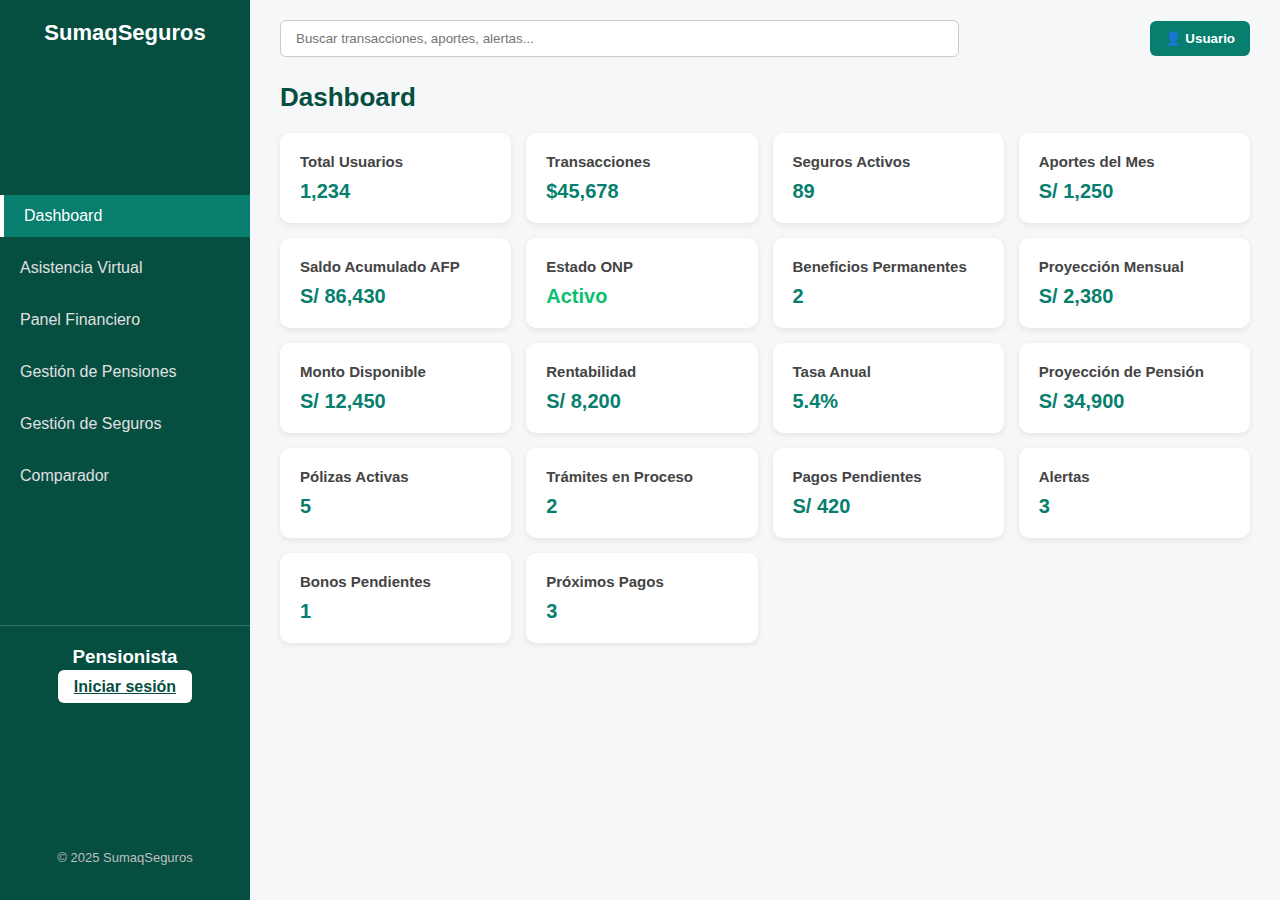
<file: index.html>
<!DOCTYPE html>
<html lang="es">
<head>
  <meta charset="UTF-8">
  <meta name="viewport" content="width=device-width, initial-scale=1.0">
  <title>SumaqSeguros - Dashboard</title>
  <link rel="stylesheet" href="ESTILOS/E1.css">
</head>
<body>
  <div class="container">
    <!-- Barra lateral -->
    <aside class="sidebar">
      <h2 class="logo">SumaqSeguros</h2>
      <nav class="menu">
        <ul>
          <li><a href="#" class="active">Dashboard</a></li>
          <li><a href="#">Asistencia Virtual</a></li>
          <li><a href="financiero.html">Panel Financiero</a></li>
          <li><a href="pensiones.html">Gestión de Pensiones</a></li>
          <li><a href="seguros.html">Gestión de Seguros</a></li>
          <li><a href="comparador.html">Comparador</a></li>
        </ul>
      </nav>

      <div class="login-section">
        <h3>Pensionista</h3>
        <a href="login.html" class="login-btn">Iniciar sesión</a>
        </div>


      <footer>
        <p>© 2025 SumaqSeguros</p>
      </footer>
    </aside>

    <!-- Contenido principal -->
    <main class="main-content">
      <header class="header">
        <input type="text" placeholder="Buscar transacciones, aportes, alertas...">
        <button class="user-btn">👤 Usuario</button>
      </header>

      <section class="dashboard">
        <h1>Dashboard</h1>

        <div class="cards">
          <div class="card"><h3>Total Usuarios</h3><p>1,234</p></div>
          <div class="card"><h3>Transacciones</h3><p>$45,678</p></div>
          <div class="card"><h3>Seguros Activos</h3><p>89</p></div>
          <div class="card"><h3>Aportes del Mes</h3><p>S/ 1,250</p></div>
          <div class="card"><h3>Saldo Acumulado AFP</h3><p>S/ 86,430</p></div>
          <div class="card"><h3>Estado ONP</h3><p class="activo">Activo</p></div>
          <div class="card"><h3>Beneficios Permanentes</h3><p>2</p></div>
          <div class="card"><h3>Proyección Mensual</h3><p>S/ 2,380</p></div>
          <div class="card"><h3>Monto Disponible</h3><p>S/ 12,450</p></div>
          <div class="card"><h3>Rentabilidad</h3><p>S/ 8,200</p></div>
          <div class="card"><h3>Tasa Anual</h3><p>5.4%</p></div>
          <div class="card"><h3>Proyección de Pensión</h3><p>S/ 34,900</p></div>
          <div class="card"><h3>Pólizas Activas</h3><p>5</p></div>
          <div class="card"><h3>Trámites en Proceso</h3><p>2</p></div>
          <div class="card"><h3>Pagos Pendientes</h3><p>S/ 420</p></div>
          <div class="card"><h3>Alertas</h3><p>3</p></div>
          <div class="card"><h3>Bonos Pendientes</h3><p>1</p></div>
          <div class="card"><h3>Próximos Pagos</h3><p>3</p></div>
        </div>
      </section>
    </main>
  </div>
</body>
</html>
</file>
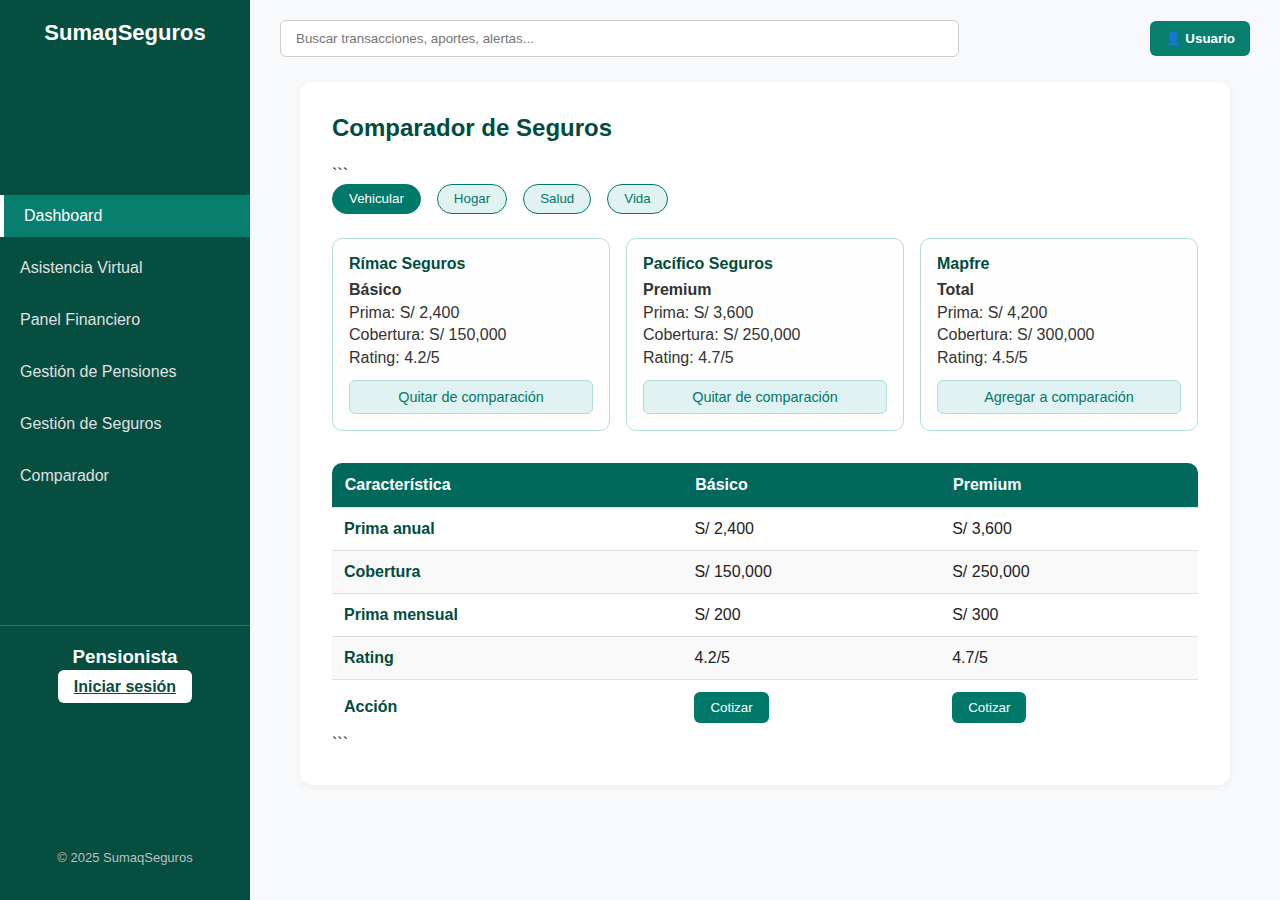
<file: comparador.html>
<!DOCTYPE html>
<html lang="es">
<head>
  <meta charset="UTF-8">
  <meta name="viewport" content="width=device-width, initial-scale=1.0">
  <title>SumaqSeguros - Comparador</title>
  <link rel="stylesheet" href="ESTILOS/E1.css">
</head>
<body>
  <div class="container">
    <!-- Barra lateral -->
    <aside class="sidebar">
      <h2 class="logo">SumaqSeguros</h2>
      <nav class="menu">
        <ul>
          <li><a href="#" class="active">Dashboard</a></li>
          <li><a href="#">Asistencia Virtual</a></li>
          <li><a href="financiero.html">Panel Financiero</a></li>
          <li><a href="pensiones.html">Gestión de Pensiones</a></li>
          <li><a href="seguros.html">Gestión de Seguros</a></li>
          <li><a href="comparador.html">Comparador</a></li>
        </ul>
      </nav>

      <div class="login-section">
        <h3>Pensionista</h3>
        <a href="login.html" class="login-btn">Iniciar sesión</a>
        </div>


      <footer>
        <p>© 2025 SumaqSeguros</p>
      </footer>
    </aside>

    <!-- Contenido principal -->
    <main class="main-content">
      <header class="header">
        <input type="text" placeholder="Buscar transacciones, aportes, alertas...">
        <button class="user-btn">👤 Usuario</button>
      </header>






      <!DOCTYPE html>

<html lang="es">
<head>
<meta charset="UTF-8">
<meta name="viewport" content="width=device-width, initial-scale=1.0">
<title>Comparador de Seguros</title>

<style>
  body {
    font-family: "Segoe UI", sans-serif;
    background-color: #f8f9fa;
    margin: 0;
    padding: 0;
  }

  .comparador-seguros {
    padding: 2rem;
    background-color: #fff;
    border-radius: 12px;
    margin: 20px;
    box-shadow: 0 2px 8px rgba(0,0,0,0.05);
  }

  .comparador-seguros h2 {
    color: #004d40;
    margin-bottom: 1.5rem;
  }

  /* Categorías */
  .categorias {
    display: flex;
    gap: 1rem;
    margin-bottom: 1.5rem;
  }

  .boton-categoria {
    background-color: #e0f2f1;
    border: 1px solid #00796b;
    color: #00796b;
    padding: 0.4rem 1rem;
    border-radius: 20px;
    cursor: pointer;
    transition: 0.3s;
  }

  .boton-categoria.activo {
    background-color: #00796b;
    color: #fff;
  }

  .boton-categoria:hover {
    background-color: #00695c;
    color: #fff;
  }

  /* Tarjetas */
  .contenedor-planes {
    display: flex;
    flex-wrap: wrap;
    gap: 1rem;
    margin-bottom: 2rem;
  }

  .tarjeta-plan {
    flex: 1;
    min-width: 250px;
    border: 1px solid #b2dfdb;
    border-radius: 10px;
    padding: 1rem;
    background-color: #fefefe;
    transition: 0.3s;
  }

  .tarjeta-plan:hover {
    box-shadow: 0 2px 6px rgba(0,0,0,0.08);
  }

  .tarjeta-plan h4 {
    color: #004d40;
    margin-bottom: 0.5rem;
  }

  .tarjeta-plan p {
    margin: 0.3rem 0;
    color: #333;
  }

  .boton-comparar {
    display: block;
    width: 100%;
    background-color: #e0f2f1;
    color: #00796b;
    border: 1px solid #b2dfdb;
    border-radius: 6px;
    padding: 0.5rem;
    margin-top: 0.8rem;
    cursor: pointer;
    font-size: 0.9rem;
    transition: 0.3s;
  }

  .boton-comparar:hover {
    background-color: #00796b;
    color: white;
  }

  /* Tabla comparativa */
  .tabla-comparativa {
    width: 100%;
    border-collapse: collapse;
    background-color: #fff;
    border-radius: 10px;
    overflow: hidden;
  }

  .tabla-comparativa th {
    background-color: #00695c;
    color: #fff;
    text-align: left;
    padding: 0.8rem;
  }

  .tabla-comparativa td {
    border-top: 1px solid #e0e0e0;
    padding: 0.75rem;
  }

  .tabla-comparativa tr:nth-child(even) {
    background-color: #f9f9f9;
  }

  .tabla-comparativa .celda-titulo {
    font-weight: bold;
    color: #004d40;
  }

  .boton-cotizar {
    background-color: #00796b;
    color: #fff;
    border: none;
    padding: 0.5rem 1rem;
    border-radius: 6px;
    cursor: pointer;
    transition: 0.3s;
  }

  .boton-cotizar:hover {
    background-color: #004d40;
  }

  @media (max-width: 768px) {
    .contenedor-planes {
      flex-direction: column;
    }

    .tabla-comparativa th, .tabla-comparativa td {
      font-size: 0.9rem;
    }
  }
</style>

</head>

<body>

  <div class="comparador-seguros">
    <h2>Comparador de Seguros</h2>

```
<!-- Categorías -->
<div class="categorias">
  <button class="boton-categoria activo">Vehicular</button>
  <button class="boton-categoria">Hogar</button>
  <button class="boton-categoria">Salud</button>
  <button class="boton-categoria">Vida</button>
</div>

<!-- Tarjetas de planes -->
<div class="contenedor-planes">
  <div class="tarjeta-plan">
    <h4>Rímac Seguros</h4>
    <p><strong>Básico</strong></p>
    <p>Prima: S/ 2,400</p>
    <p>Cobertura: S/ 150,000</p>
    <p>Rating: 4.2/5</p>
    <button class="boton-comparar" onclick="quitarComparacion('Rímac')">Quitar de comparación</button>
  </div>

  <div class="tarjeta-plan">
    <h4>Pacífico Seguros</h4>
    <p><strong>Premium</strong></p>
    <p>Prima: S/ 3,600</p>
    <p>Cobertura: S/ 250,000</p>
    <p>Rating: 4.7/5</p>
    <button class="boton-comparar" onclick="quitarComparacion('Pacífico')">Quitar de comparación</button>
  </div>

  <div class="tarjeta-plan">
    <h4>Mapfre</h4>
    <p><strong>Total</strong></p>
    <p>Prima: S/ 4,200</p>
    <p>Cobertura: S/ 300,000</p>
    <p>Rating: 4.5/5</p>
    <button class="boton-comparar" onclick="agregarComparacion('Mapfre')">Agregar a comparación</button>
  </div>
</div>

<!-- Tabla comparativa -->
<table class="tabla-comparativa">
  <thead>
    <tr>
      <th>Característica</th>
      <th>Básico</th>
      <th>Premium</th>
    </tr>
  </thead>
  <tbody>
    <tr>
      <td class="celda-titulo">Prima anual</td>
      <td>S/ 2,400</td>
      <td>S/ 3,600</td>
    </tr>
    <tr>
      <td class="celda-titulo">Cobertura</td>
      <td>S/ 150,000</td>
      <td>S/ 250,000</td>
    </tr>
    <tr>
      <td class="celda-titulo">Prima mensual</td>
      <td>S/ 200</td>
      <td>S/ 300</td>
    </tr>
    <tr>
      <td class="celda-titulo">Rating</td>
      <td>4.2/5</td>
      <td>4.7/5</td>
    </tr>
    <tr>
      <td class="celda-titulo">Acción</td>
      <td><button class="boton-cotizar" onclick="cotizar('Básico')">Cotizar</button></td>
      <td><button class="boton-cotizar" onclick="cotizar('Premium')">Cotizar</button></td>
    </tr>
  </tbody>
</table>
```

  </div>

  <script>
    // Simulación de funciones dinámicas
    function quitarComparacion(nombre) {
      alert(`Has quitado ${nombre} de la comparación.`);
    }

    function agregarComparacion(nombre) {
      alert(`Has agregado ${nombre} a la comparación.`);
    }

    function cotizar(plan) {
      alert(`Cotización solicitada para el plan ${plan}.`);
    }
  </script>

</body>
</html>
</file>
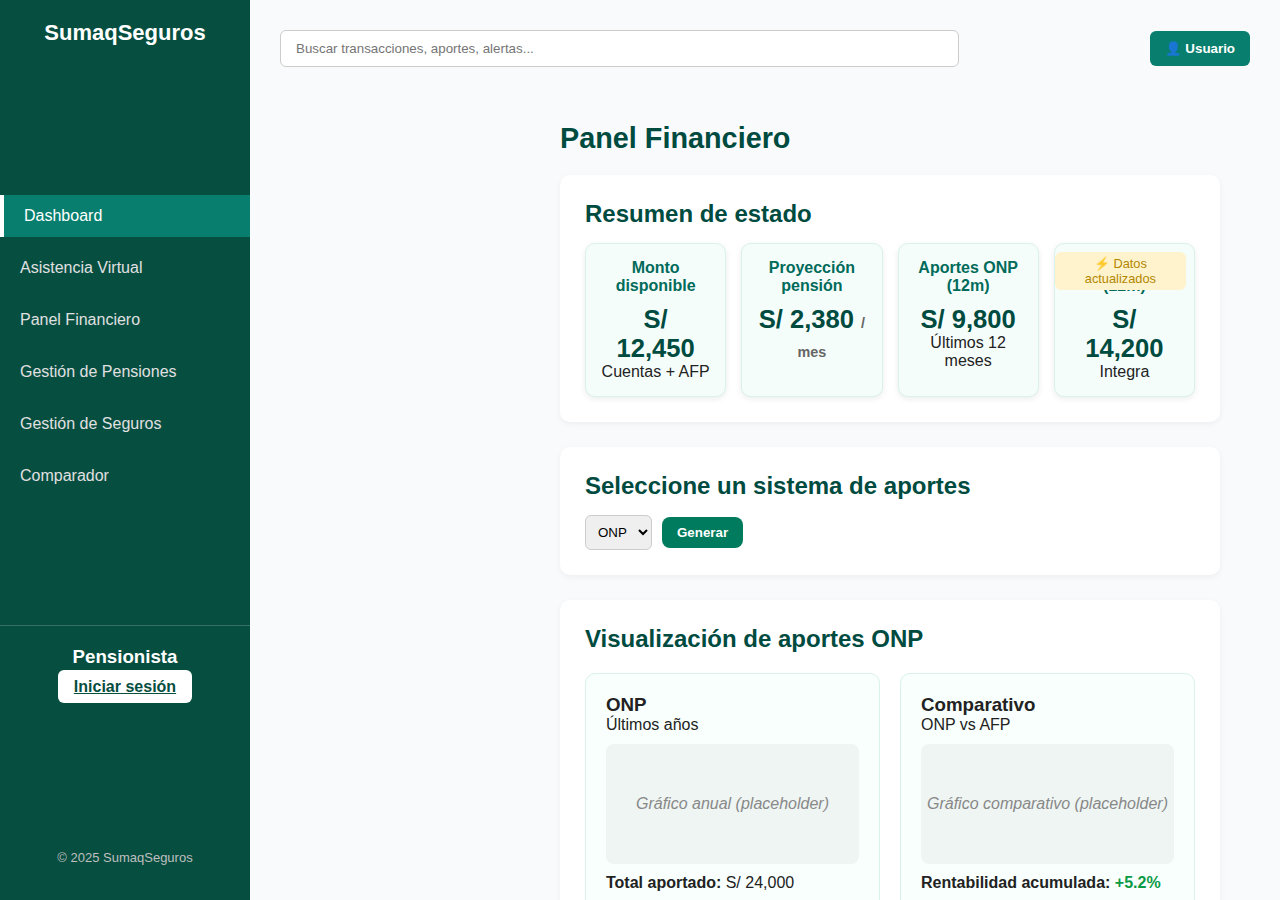
<file: financiero.html>
<!DOCTYPE html>
<html lang="es">
<head>
  <meta charset="UTF-8">
  <meta name="viewport" content="width=device-width, initial-scale=1.0">
  <title>SumaqSeguros - Financiero</title>
  <link rel="stylesheet" href="ESTILOS/E1.css">
  <link rel="stylesheet" href="ESTILOS/E3.css">
</head>
<body>
  <div class="container">
    <!-- Barra lateral -->
    <aside class="sidebar">
      <h2 class="logo">SumaqSeguros</h2>
      <nav class="menu">
        <ul>
          <li><a href="index.html" class="active">Dashboard</a></li>
          <li><a href="#">Asistencia Virtual</a></li>
          <li><a href="financiero.html">Panel Financiero</a></li>
          <li><a href="pensiones.html">Gestión de Pensiones</a></li>
          <li><a href="seguros.html">Gestión de Seguros</a></li>
          <li><a href="comparador.html">Comparador</a></li>
        </ul>
      </nav>

      <div class="login-section">
        <h3>Pensionista</h3>
        <a href="login.html" class="login-btn">Iniciar sesión</a>
        </div>


      <footer>
        <p>© 2025 SumaqSeguros</p>
      </footer>
    </aside>

    <!-- Contenido principal -->
    <main class="main-content">
      <header class="header">
        <input type="text" placeholder="Buscar transacciones, aportes, alertas...">
        <button class="user-btn">👤 Usuario</button>
      </header>





<main class="main-content">
  <h1>Panel Financiero</h1>

  <section class="financial-summary">
    <h2>Resumen de estado</h2>
    <div class="summary-cards">
      <div class="card">
        <h3>Monto disponible</h3>
        <p class="amount">S/ 12,450</p>
        <span>Cuentas + AFP</span>
      </div>
      <div class="card">
        <h3>Proyección pensión</h3>
        <p class="amount">S/ 2,380 <span class="unit">/ mes</span></p>
      </div>
      <div class="card">
        <h3>Aportes ONP (12m)</h3>
        <p class="amount">S/ 9,800</p>
        <span>Últimos 12 meses</span>
      </div>
      <div class="card">
        <h3>Aportes AFP (12m)</h3>
        <p class="amount">S/ 14,200</p>
        <span>Integra</span>
        <div class="update-tag">⚡ Datos actualizados</div>
      </div>
    </div>
  </section>

  <section class="aporte-selector">
    <h2>Seleccione un sistema de aportes</h2>
    <div class="selector-box">
      <select id="aporteSelect">
        <option>ONP</option>
        <option>AFP</option>
      </select>
      <button class="btn-generate">Generar</button>
    </div>
  </section>

  <section class="aporte-visualization">
    <h2>Visualización de aportes ONP</h2>
    <div class="charts-container">
      <div class="chart-card">
        <h3>ONP</h3>
        <p>Últimos años</p>
        <div class="chart-placeholder">Gráfico anual (placeholder)</div>
        <p><strong>Total aportado:</strong> S/ 24,000</p>
      </div>
      <div class="chart-card">
        <h3>Comparativo</h3>
        <p>ONP vs AFP</p>
        <div class="chart-placeholder">Gráfico comparativo (placeholder)</div>
        <p><strong>Rentabilidad acumulada:</strong> <span class="positive">+5.2%</span></p>
      </div>
    </div>
    <button class="btn-export">⬇ Exportar</button>
  </section>
</main>




      </body>
</html>
</file>
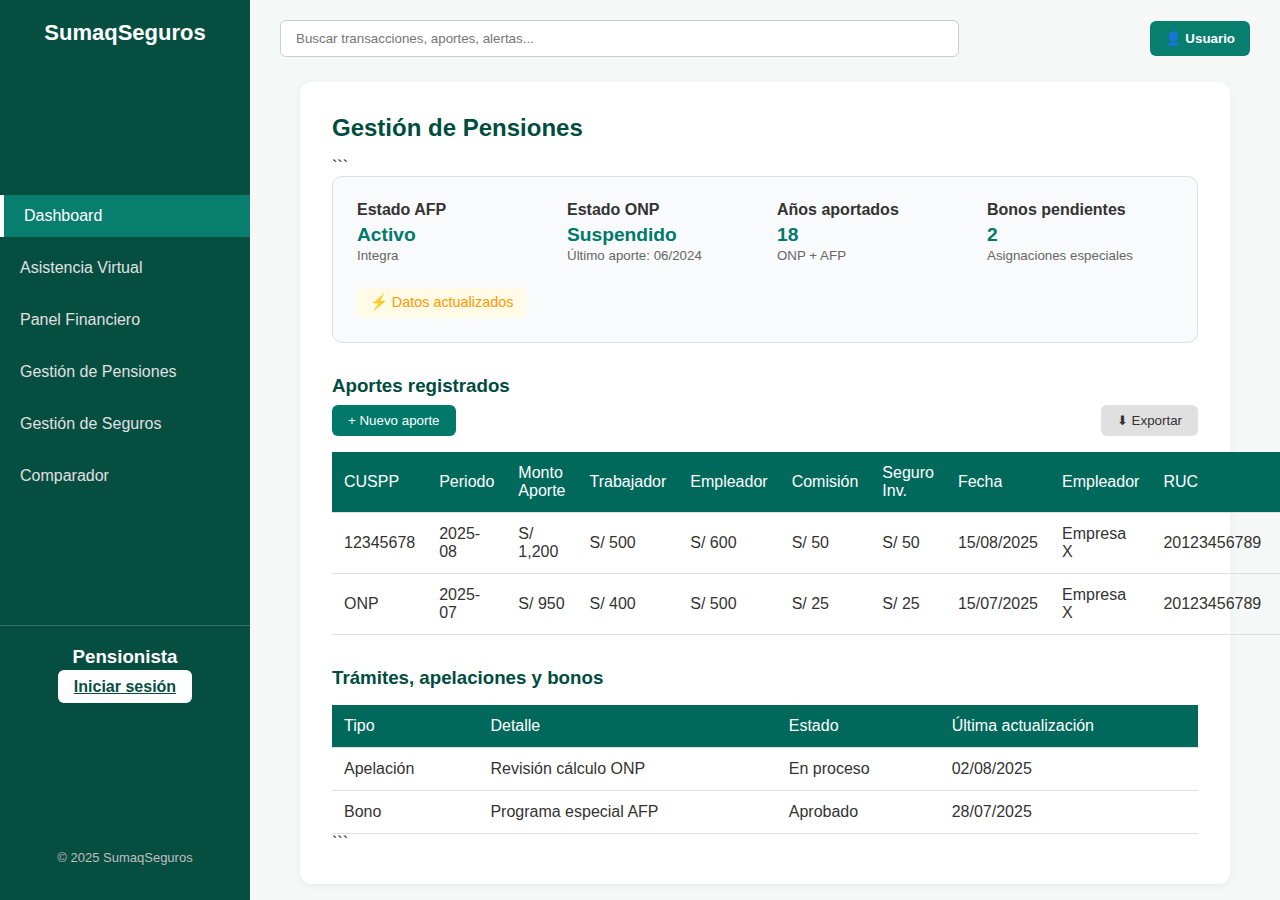
<file: pensiones.html>
<!DOCTYPE html>
<html lang="es">
<head>
  <meta charset="UTF-8">
  <meta name="viewport" content="width=device-width, initial-scale=1.0">
  <title>SumaqSeguros - Pensiones</title>
  <link rel="stylesheet" href="ESTILOS/E1.css">
</head>
<body>
  <div class="container">
    <!-- Barra lateral -->
    <aside class="sidebar">
      <h2 class="logo">SumaqSeguros</h2>
      <nav class="menu">
        <ul>
          <li><a href="index.html" class="active">Dashboard</a></li>
          <li><a href="#">Asistencia Virtual</a></li>
          <li><a href="financiero.html">Panel Financiero</a></li>
          <li><a href="pensiones.html">Gestión de Pensiones</a></li>
          <li><a href="seguros.html">Gestión de Seguros</a></li>
          <li><a href="comparador.html">Comparador</a></li>
        </ul>
      </nav>

      <div class="login-section">
        <h3>Pensionista</h3>
        <a href="login.html" class="login-btn">Iniciar sesión</a>
        </div>


      <footer>
        <p>© 2025 SumaqSeguros</p>
      </footer>
    </aside>

    <!-- Contenido principal -->
    <main class="main-content">
      <header class="header">
        <input type="text" placeholder="Buscar transacciones, aportes, alertas...">
        <button class="user-btn">👤 Usuario</button>
      </header>


<style>
  body {
    font-family: "Segoe UI", sans-serif;
    background-color: #f6f8f7;
    margin: 0;
    padding: 0;
  }

  .contenido-principal {
    padding: 2rem;
    background-color: #fff;
    border-radius: 12px;
    margin: 20px;
    box-shadow: 0 2px 8px rgba(0,0,0,0.05);
  }

  .contenido-principal h2 {
    color: #004d40;
    margin-bottom: 1rem;
  }

  /* Resumen administrativo */
  .resumen-administrativo {
    display: flex;
    flex-wrap: wrap;
    gap: 1.5rem;
    justify-content: space-between;
    background-color: #f9fafb;
    border: 1px solid #e0e0e0;
    border-radius: 10px;
    padding: 1.5rem;
  }

  .bloque-resumen {
    flex: 1;
    min-width: 180px;
  }

  .bloque-resumen h3 {
    margin: 0;
    font-size: 1rem;
    color: #333;
  }

  .bloque-resumen p {
    font-size: 1.2rem;
    font-weight: bold;
    margin: 5px 0 0;
    color: #00796b;
  }

  .bloque-resumen small {
    color: #666;
  }

  .estado-datos {
    background: #fffbe6;
    color: #ff9800;
    padding: 0.4rem 0.8rem;
    border-radius: 6px;
    font-size: 0.9rem;
    align-self: center;
  }

  /* Tablas */
  table {
    width: 100%;
    border-collapse: collapse;
    margin-top: 1rem;
  }

  th, td {
    padding: 0.75rem;
    text-align: left;
    border-bottom: 1px solid #e0e0e0;
  }

  th {
    background-color: #00695c;
    color: white;
    font-weight: 500;
  }

  td {
    color: #333;
  }

  .acciones-tabla {
    display: flex;
    justify-content: space-between;
    margin-top: 0.5rem;
  }

  .boton {
    background-color: #00796b;
    color: white;
    border: none;
    padding: 0.5rem 1rem;
    border-radius: 6px;
    cursor: pointer;
    transition: 0.3s;
  }

  .boton:hover {
    background-color: #00695c;
  }

  .boton-secundario {
    background-color: #e0e0e0;
    color: #333;
  }

  /* Secciones */
  .subseccion {
    margin-top: 2rem;
  }

  .subseccion h3 {
    color: #004d40;
    margin-bottom: 0.5rem;
  }

  @media (max-width: 768px) {
    .resumen-administrativo {
      flex-direction: column;
    }
  }
</style>

</head>

<body>
  <div class="contenido-principal">
    <h2>Gestión de Pensiones</h2>

```
<!-- Resumen administrativo -->
<section class="resumen-administrativo">
  <div class="bloque-resumen">
    <h3>Estado AFP</h3>
    <p>Activo</p>
    <small>Integra</small>
  </div>

  <div class="bloque-resumen">
    <h3>Estado ONP</h3>
    <p>Suspendido</p>
    <small>Último aporte: 06/2024</small>
  </div>

  <div class="bloque-resumen">
    <h3>Años aportados</h3>
    <p>18</p>
    <small>ONP + AFP</small>
  </div>

  <div class="bloque-resumen">
    <h3>Bonos pendientes</h3>
    <p>2</p>
    <small>Asignaciones especiales</small>
  </div>

  <div class="estado-datos">⚡ Datos actualizados</div>
</section>

<!-- Tabla de aportes -->
<section class="subseccion">
  <h3>Aportes registrados</h3>

  <div class="acciones-tabla">
    <button class="boton">+ Nuevo aporte</button>
    <button class="boton boton-secundario">⬇ Exportar</button>
  </div>

  <table>
    <thead>
      <tr>
        <th>CUSPP</th>
        <th>Periodo</th>
        <th>Monto Aporte</th>
        <th>Trabajador</th>
        <th>Empleador</th>
        <th>Comisión</th>
        <th>Seguro Inv.</th>
        <th>Fecha</th>
        <th>Empleador</th>
        <th>RUC</th>
        <th>Salario</th>
        <th>Días</th>
        <th>Observaciones</th>
      </tr>
    </thead>
    <tbody>
      <tr>
        <td>12345678</td>
        <td>2025-08</td>
        <td>S/ 1,200</td>
        <td>S/ 500</td>
        <td>S/ 600</td>
        <td>S/ 50</td>
        <td>S/ 50</td>
        <td>15/08/2025</td>
        <td>Empresa X</td>
        <td>20123456789</td>
        <td>S/ 2,500</td>
        <td>30</td>
        <td>Aporte regular</td>
      </tr>
      <tr>
        <td>ONP</td>
        <td>2025-07</td>
        <td>S/ 950</td>
        <td>S/ 400</td>
        <td>S/ 500</td>
        <td>S/ 25</td>
        <td>S/ 25</td>
        <td>15/07/2025</td>
        <td>Empresa X</td>
        <td>20123456789</td>
        <td>S/ 2,200</td>
        <td>28</td>
        <td>Aporte procesando</td>
      </tr>
    </tbody>
  </table>
</section>

<!-- Trámites, apelaciones y bonos -->
<section class="subseccion">
  <h3>Trámites, apelaciones y bonos</h3>
  <table>
    <thead>
      <tr>
        <th>Tipo</th>
        <th>Detalle</th>
        <th>Estado</th>
        <th>Última actualización</th>
      </tr>
    </thead>
    <tbody>
      <tr>
        <td>Apelación</td>
        <td>Revisión cálculo ONP</td>
        <td>En proceso</td>
        <td>02/08/2025</td>
      </tr>
      <tr>
        <td>Bono</td>
        <td>Programa especial AFP</td>
        <td>Aprobado</td>
        <td>28/07/2025</td>
      </tr>
    </tbody>
  </table>
</section>
```

  </div>

<script>
// Aquí puedes agregar funciones si deseas actualizar dinámicamente los datos
// Ejemplo: cambiar contenido al hacer clic en opciones del menú
</script>

</body>
</html>
</file>
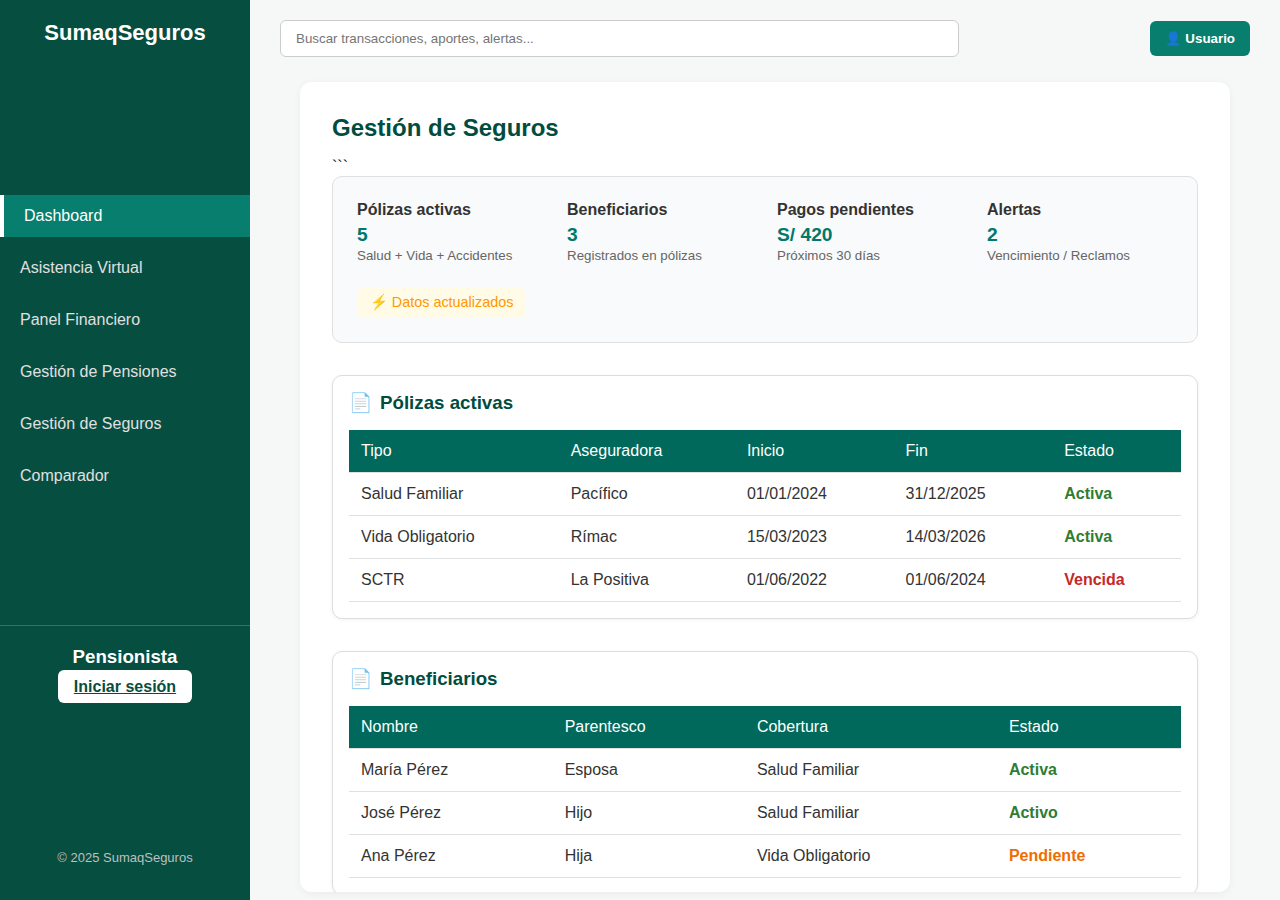
<file: seguros.html>
<!DOCTYPE html>
<html lang="es">
<head>
  <meta charset="UTF-8">
  <meta name="viewport" content="width=device-width, initial-scale=1.0">
  <title>SumaqSeguros - Seguros</title>
  <link rel="stylesheet" href="ESTILOS/E1.css">
</head>
<body>
  <div class="container">
    <!-- Barra lateral -->
    <aside class="sidebar">
      <h2 class="logo">SumaqSeguros</h2>
      <nav class="menu">
        <ul>
          <li><a href="#" class="active">Dashboard</a></li>
          <li><a href="#">Asistencia Virtual</a></li>
          <li><a href="financiero.html">Panel Financiero</a></li>
          <li><a href="pensiones.html">Gestión de Pensiones</a></li>
          <li><a href="seguros.html">Gestión de Seguros</a></li>
          <li><a href="comparador.html">Comparador</a></li>
        </ul>
      </nav>

      <div class="login-section">
        <h3>Pensionista</h3>
        <a href="login.html" class="login-btn">Iniciar sesión</a>
        </div>


      <footer>
        <p>© 2025 SumaqSeguros</p>
      </footer>
    </aside>

    <!-- Contenido principal -->
    <main class="main-content">
      <header class="header">
        <input type="text" placeholder="Buscar transacciones, aportes, alertas...">
        <button class="user-btn">👤 Usuario</button>
      </header>

      <!DOCTYPE html>

<html lang="es">
<head>
<meta charset="UTF-8">
<meta name="viewport" content="width=device-width, initial-scale=1.0">
<title>Gestión de Seguros</title>

<style>
  body {
    font-family: "Segoe UI", sans-serif;
    background-color: #f6f8f7;
    margin: 0;
    padding: 0;
  }

  .contenido-principal {
    padding: 2rem;
    background-color: #fff;
    border-radius: 12px;
    margin: 20px;
    box-shadow: 0 2px 8px rgba(0,0,0,0.05);
  }

  .contenido-principal h2 {
    color: #004d40;
    margin-bottom: 1rem;
  }

  /* Resumen administrativo */
  .resumen-administrativo {
    display: flex;
    flex-wrap: wrap;
    gap: 1.5rem;
    justify-content: space-between;
    background-color: #f9fafb;
    border: 1px solid #e0e0e0;
    border-radius: 10px;
    padding: 1.5rem;
  }

  .bloque-resumen {
    flex: 1;
    min-width: 180px;
  }

  .bloque-resumen h3 {
    margin: 0;
    font-size: 1rem;
    color: #333;
  }

  .bloque-resumen p {
    font-size: 1.2rem;
    font-weight: bold;
    margin: 5px 0 0;
    color: #00796b;
  }

  .bloque-resumen small {
    color: #666;
  }

  .estado-datos {
    background: #fffbe6;
    color: #ff9800;
    padding: 0.4rem 0.8rem;
    border-radius: 6px;
    font-size: 0.9rem;
    align-self: center;
  }

  /* Secciones */
  .subseccion {
    margin-top: 2rem;
    border: 1px solid #ddd;
    border-radius: 10px;
    padding: 1rem;
    background-color: #fff;
    box-shadow: 0 1px 4px rgba(0,0,0,0.05);
  }

  .subseccion h3 {
    color: #004d40;
    margin-bottom: 0.5rem;
    display: flex;
    align-items: center;
    gap: 0.5rem;
  }

  .subseccion h3::before {
    content: "📄";
  }




  /* Tablas */
  table {
    width: 100%;
    border-collapse: collapse;
    margin-top: 1rem;
  }

  th, td {
    padding: 0.75rem;
    text-align: left;
    border-bottom: 1px solid #e0e0e0;
  }

  th {
    background-color: #00695c;
    color: white;
    font-weight: 500;
  }

  td {
    color: #333;
  }




  /* Colores de estado */
  .texto-verde {
    color: #2e7d32;
    font-weight: bold;
  }

  .texto-rojo {
    color: #c62828;
    font-weight: bold;
  }

  .texto-naranja {
    color: #ef6c00;
    font-weight: bold;
  }





  /* Botones */
  .boton {
    background-color: #00796b;
    color: white;
    border: none;
    padding: 0.5rem 1rem;
    border-radius: 6px;
    cursor: pointer;
    transition: 0.3s;
  }

  .boton:hover {
    background-color: #00695c;
  }

  .boton-secundario {
    background-color: #e0e0e0;
    color: #333;
  }





  /* Contenedor desplazable */
  .contenido-principal {
    max-height: 90vh;
    overflow-y: auto;
  }

  @media (max-width: 768px) {
    .resumen-administrativo {
      flex-direction: column;
    }

    th, td {
      font-size: 0.9rem;
    }
  }
</style>





</head>
<body>
  <div class="contenido-principal">
    <h2>Gestión de Seguros</h2>

```
<!-- Resumen administrativo -->
<section class="resumen-administrativo">
  <div class="bloque-resumen">
    <h3>Pólizas activas</h3>
    <p>5</p>
    <small>Salud + Vida + Accidentes</small>
  </div>

  <div class="bloque-resumen">
    <h3>Beneficiarios</h3>
    <p>3</p>
    <small>Registrados en pólizas</small>
  </div>

  <div class="bloque-resumen">
    <h3>Pagos pendientes</h3>
    <p>S/ 420</p>
    <small>Próximos 30 días</small>
  </div>

  <div class="bloque-resumen">
    <h3>Alertas</h3>
    <p>2</p>
    <small>Vencimiento / Reclamos</small>
  </div>

  <div class="estado-datos">⚡ Datos actualizados</div>
</section>

<!-- Pólizas activas -->
<section class="subseccion">
  <h3>Pólizas activas</h3>
  <table>
    <thead>
      <tr>
        <th>Tipo</th>
        <th>Aseguradora</th>
        <th>Inicio</th>
        <th>Fin</th>
        <th>Estado</th>
      </tr>
    </thead>
    <tbody>
      <tr>
        <td>Salud Familiar</td>
        <td>Pacífico</td>
        <td>01/01/2024</td>
        <td>31/12/2025</td>
        <td class="texto-verde">Activa</td>
      </tr>
      <tr>
        <td>Vida Obligatorio</td>
        <td>Rímac</td>
        <td>15/03/2023</td>
        <td>14/03/2026</td>
        <td class="texto-verde">Activa</td>
      </tr>
      <tr>
        <td>SCTR</td>
        <td>La Positiva</td>
        <td>01/06/2022</td>
        <td>01/06/2024</td>
        <td class="texto-rojo">Vencida</td>
      </tr>
    </tbody>
  </table>
</section>

<!-- Beneficiarios -->
<section class="subseccion">
  <h3>Beneficiarios</h3>
  <table>
    <thead>
      <tr>
        <th>Nombre</th>
        <th>Parentesco</th>
        <th>Cobertura</th>
        <th>Estado</th>
      </tr>
    </thead>
    <tbody>
      <tr>
        <td>María Pérez</td>
        <td>Esposa</td>
        <td>Salud Familiar</td>
        <td class="texto-verde">Activa</td>
      </tr>
      <tr>
        <td>José Pérez</td>
        <td>Hijo</td>
        <td>Salud Familiar</td>
        <td class="texto-verde">Activo</td>
      </tr>
      <tr>
        <td>Ana Pérez</td>
        <td>Hija</td>
        <td>Vida Obligatorio</td>
        <td class="texto-naranja">Pendiente</td>
      </tr>
    </tbody>
  </table>
</section>

<!-- Pagos y recordatorios -->
<section class="subseccion">
  <h3>Pagos y recordatorios</h3>
  <table>
    <thead>
      <tr>
        <th>Póliza</th>
        <th>Próximo pago</th>
        <th>Monto</th>
        <th>Acción</th>
      </tr>
    </thead>
    <tbody>
      <tr>
        <td>Salud Familiar</td>
        <td>25/08/2025</td>
        <td>S/ 210</td>
        <td><button class="boton" onclick="pagarPoliza('Salud Familiar')">Pagar</button></td>
      </tr>
      <tr>
        <td>Vida Obligatorio</td>
        <td>02/09/2025</td>
        <td>S/ 120</td>
        <td><button class="boton boton-secundario" onclick="configurarPoliza('Vida Obligatorio')">Configurar</button></td>
      </tr>
    </tbody>
  </table>
</section>

<!-- Trámites y reclamos -->
<section class="subseccion">
  <h3>Trámites y reclamos</h3>
  <table>
    <thead>
      <tr>
        <th>Tipo</th>
        <th>Detalle</th>
        <th>Estado</th>
        <th>Última actualización</th>
      </tr>
    </thead>
    <tbody>
      <tr>
        <td>Reclamo</td>
        <td>Demora en reembolso</td>
        <td class="texto-naranja">En proceso</td>
        <td>05/08/2025</td>
      </tr>
      <tr>
        <td>Solicitud</td>
        <td>Afiliación seguro de vida</td>
        <td class="texto-verde">Aprobado</td>
        <td>20/07/2025</td>
      </tr>
    </tbody>
  </table>
</section>
```

  </div>

<script>
  // Funciones simuladas (para conectar con JS real)
  function pagarPoliza(nombre) {
    console.log(`Pagando póliza: ${nombre}`);
    alert(`Has pagado la póliza: ${nombre}`);
  }

  function configurarPoliza(nombre) {
    console.log(`Configurando póliza: ${nombre}`);
    alert(`Configuración abierta para: ${nombre}`);
  }
</script>

</body>
</html>
</file>
<file: ESTILOS/E1.css>
/* ======== CONFIGURACIÓN GENERAL ======== */
* {
  margin: 0;
  padding: 0;
  box-sizing: border-box;
  font-family: 'Segoe UI', Tahoma, Geneva, Verdana, sans-serif;
}

body {
  background-color: #f5f7f8;
  color: #222;
}

/* ======== CONTENEDOR GENERAL ======== */
.container {
  display: flex;
  height: 100vh;
  overflow: hidden;
}

/* ======== BARRA LATERAL ======== */
.sidebar {
  width: 250px;
  background-color: #064e40; /* Verde petróleo */
  color: #fff;
  display: flex;
  flex-direction: column;
  justify-content: space-between;
  padding: 20px 0;
  position: fixed;
  height: 100%;
}

.logo {
  text-align: center;
  font-size: 22px;
  font-weight: bold;
  margin-bottom: 20px;
  color: #ffffff;
}

/* ======== MENÚ DE NAVEGACIÓN ======== */
.menu ul {
  list-style: none;
}

.menu ul li {
  margin: 10px 0;
}

.menu ul li a {
  display: block;
  padding: 12px 20px;
  color: #e0e0e0;
  text-decoration: none;
  transition: 0.3s;
  font-weight: 500;
}

.menu ul li a:hover,
.menu ul li a.active {
  background-color: #087f6e;
  color: #ffffff;
  border-left: 4px solid #ffffff;
}

/* ======== LOGIN DEL PENSIONISTA ======== */
.login-section {
  text-align: center;
  padding: 20px;
  border-top: 1px solid rgba(255, 255, 255, 0.2);
}

.login-section h3 {
  margin-bottom: 10px;
  color: #ffffff;
}

.login-btn {
  background-color: #ffffff;
  color: #064e40;
  border: none;
  padding: 8px 16px;
  border-radius: 6px;
  cursor: pointer;
  font-weight: bold;
  transition: 0.3s;
}

.login-btn:hover {
  background-color: #0a8c77;
  color: #ffffff;
}

/* ======== PIE DE PÁGINA DE LA BARRA ======== */
footer {
  text-align: center;
  font-size: 13px;
  color: #bfbfbf;
  padding: 15px;
}

/* ======== CONTENIDO PRINCIPAL ======== */
.main-content {
  flex: 1;
  margin-left: 250px;
  padding: 20px 30px;
  overflow-y: auto;
}

/* ======== CABECERA SUPERIOR ======== */
.header {
  display: flex;
  justify-content: space-between;
  align-items: center;
  margin-bottom: 25px;
}

.header input {
  width: 70%;
  padding: 10px 15px;
  border: 1px solid #ccc;
  border-radius: 6px;
  outline: none;
}

.header input:focus {
  border-color: #087f6e;
}

.user-btn {
  background-color: #087f6e;
  color: white;
  border: none;
  padding: 10px 15px;
  border-radius: 6px;
  cursor: pointer;
  font-weight: bold;
}

.user-btn:hover {
  background-color: #0a8c77;
}

/* ======== DASHBOARD ======== */
.dashboard h1 {
  font-size: 26px;
  color: #064e40;
  margin-bottom: 20px;
}

.cards {
  display: grid;
  grid-template-columns: repeat(auto-fill, minmax(230px, 1fr));
  gap: 15px;
}

.card {
  background-color: white;
  border-radius: 10px;
  padding: 20px;
  box-shadow: 0 2px 6px rgba(0, 0, 0, 0.08);
  transition: transform 0.2s ease, box-shadow 0.2s ease;
}

.card:hover {
  transform: translateY(-4px);
  box-shadow: 0 4px 10px rgba(0, 0, 0, 0.15);
}

.card h3 {
  font-size: 15px;
  color: #444;
  margin-bottom: 10px;
  font-weight: 600;
}

.card p {
  font-size: 20px;
  font-weight: bold;
  color: #087f6e;
}

.card p.activo {
  color: #0abf70;
  font-weight: 700;
}

/* ======== SCROLL PERSONALIZADO ======== */
.main-content::-webkit-scrollbar {
  width: 8px;
}
.main-content::-webkit-scrollbar-thumb {
  background-color: #087f6e;
  border-radius: 6px;
}
.main-content::-webkit-scrollbar-thumb:hover {
  background-color: #064e40;
}
</file>
<file: ESTILOS/E3.css>
.main-content {
  padding: 30px;
  background-color: #f9fafb;
}

.main-content h1 {
  font-size: 1.8rem;
  color: #004b3f;
  margin-bottom: 20px;
}

.financial-summary,
.aporte-selector,
.aporte-visualization {
  background: #fff;
  border-radius: 10px;
  padding: 25px;
  margin-bottom: 25px;
  box-shadow: 0 2px 6px rgba(0, 0, 0, 0.05);
}

.financial-summary h2,
.aporte-selector h2,
.aporte-visualization h2 {
  color: #004b3f;
  margin-bottom: 15px;
}

.summary-cards {
  display: grid;
  grid-template-columns: repeat(4, 1fr);
  gap: 15px;
}

.card {
  background-color: #f5fdfb;
  border: 1px solid #d9f2eb;
  border-radius: 10px;
  padding: 15px;
  text-align: center;
  position: relative;
}

.card h3 {
  color: #006b5a;
  font-size: 1rem;
  margin-bottom: 10px;
}

.card .amount {
  font-size: 1.6rem;
  color: #004b3f;
  font-weight: bold;
}

.card .unit {
  font-size: 0.9rem;
  color: #666;
}

.update-tag {
  background: #fff3cd;
  color: #b38700;
  font-size: 0.8rem;
  padding: 4px 8px;
  border-radius: 6px;
  position: absolute;
  top: 8px;
  right: 8px;
}

.selector-box {
  display: flex;
  align-items: center;
  gap: 10px;
  margin-top: 10px;
}

.selector-box select {
  padding: 8px;
  border: 1px solid #ccc;
  border-radius: 6px;
}

.btn-generate,
.btn-export {
  background-color: #007b5e;
  color: white;
  border: none;
  padding: 8px 15px;
  border-radius: 8px;
  cursor: pointer;
  font-weight: bold;
  transition: background-color 0.3s;
}

.btn-generate:hover,
.btn-export:hover {
  background-color: #005f46;
}

.charts-container {
  display: grid;
  grid-template-columns: repeat(2, 1fr);
  gap: 20px;
  margin-top: 20px;
}

.chart-card {
  background-color: #f8fffd;
  border: 1px solid #d9f2eb;
  border-radius: 10px;
  padding: 20px;
}

.chart-placeholder {
  background: #eef5f3;
  border-radius: 8px;
  height: 120px;
  display: flex;
  align-items: center;
  justify-content: center;
  color: #888;
  font-style: italic;
  margin: 10px 0;
}

.positive {
  color: #0c9b45;
  font-weight: bold;
}
</file>
